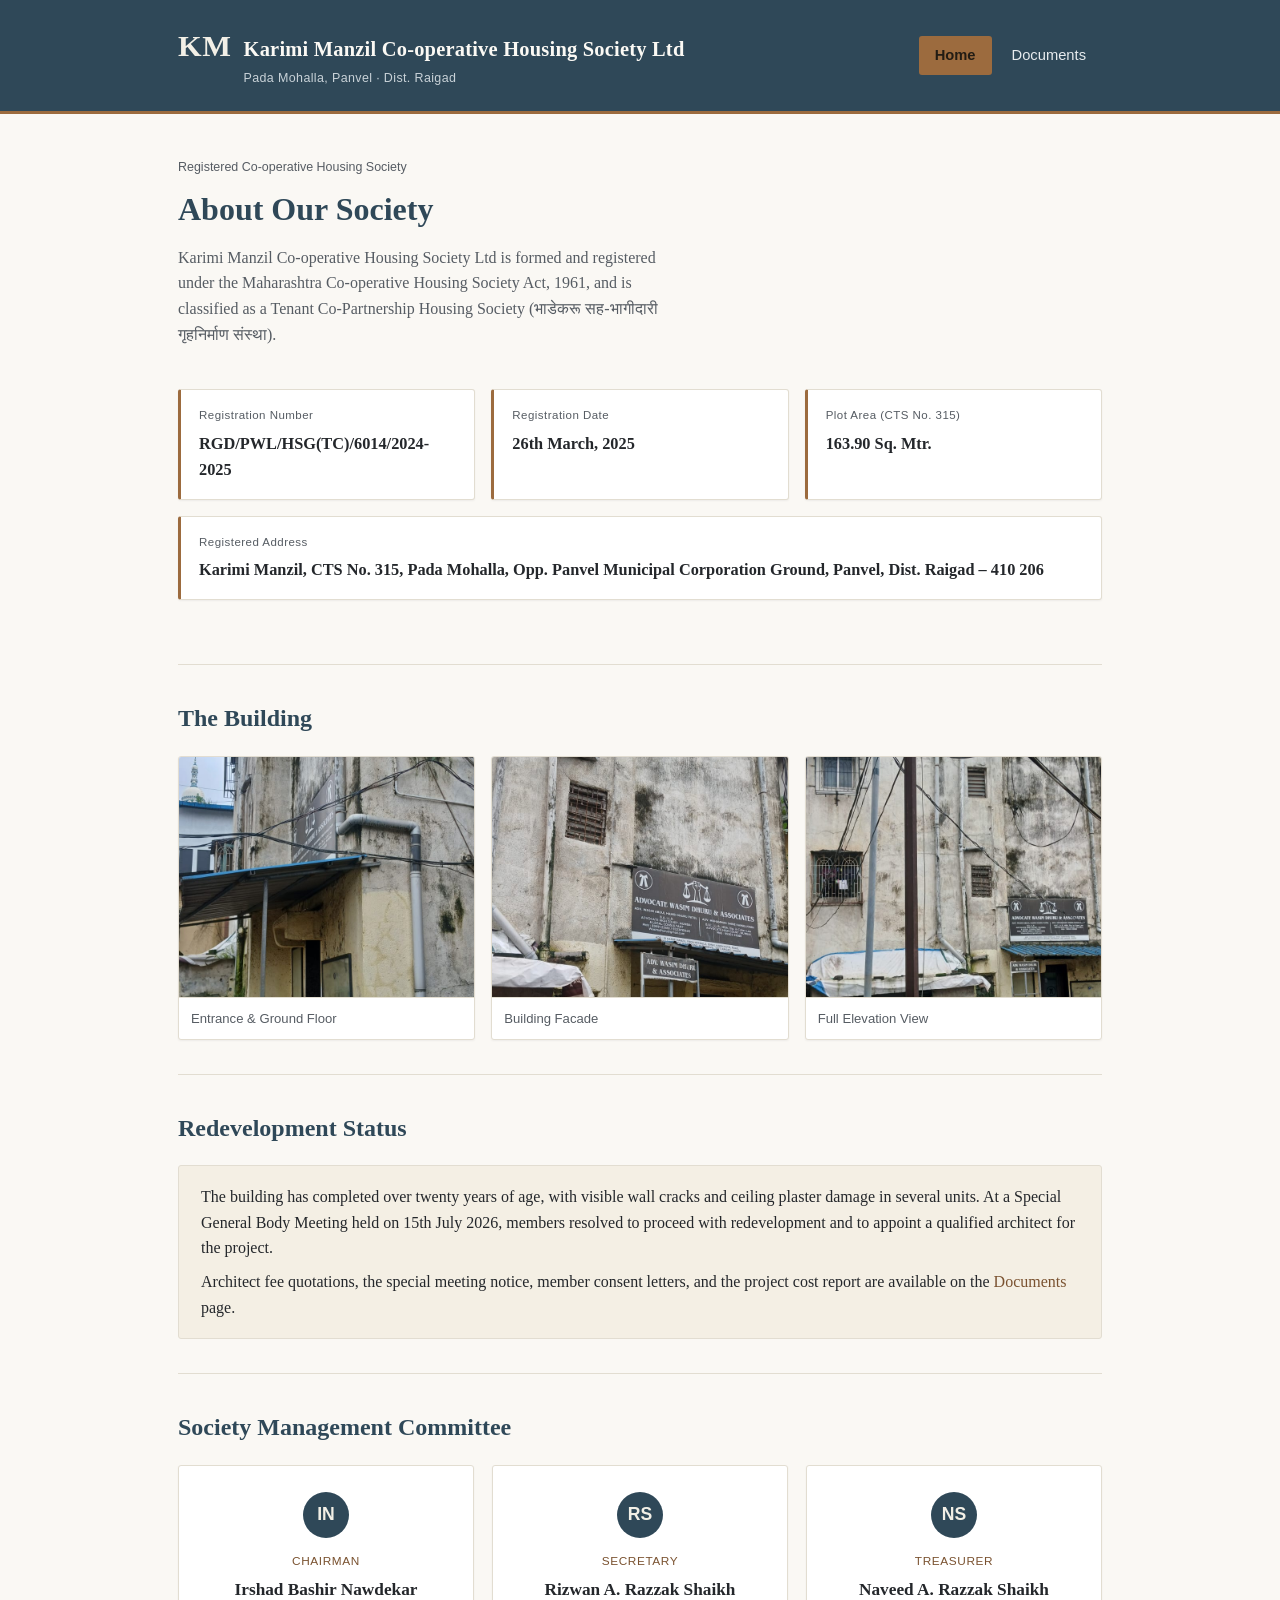
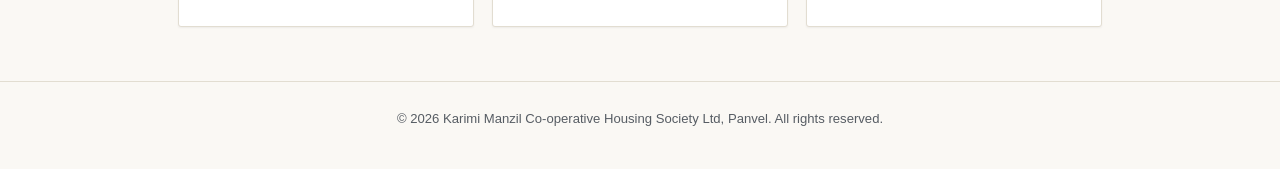
<file: index.html>
<!DOCTYPE html>
<html lang="en">
<head>
<meta charset="UTF-8">
<meta name="viewport" content="width=device-width, initial-scale=1">
<title>Karimi Manzil Co-operative Housing Society Ltd, Panvel</title>
<link rel="stylesheet" href="style.css">
</head>
<body>

<header class="site-header">
  <div class="wrap">
    <div class="brand">
      <span class="mark">KM</span>
      <div class="brand-text">
        <h1>Karimi Manzil Co-operative Housing Society Ltd</h1>
        <p>Pada Mohalla, Panvel · Dist. Raigad</p>
      </div>
    </div>
    <nav class="main-nav">
      <a href="index.html" class="active">Home</a>
      <a href="documents.html">Documents</a>
    </nav>
  </div>
</header>

<main>
  <div class="wrap">

    <div class="page-intro">
      <p class="eyebrow">Registered Co-operative Housing Society</p>
      <h2>About Our Society</h2>
      <p class="lede">Karimi Manzil Co-operative Housing Society Ltd is formed and registered under the Maharashtra Co-operative Housing Society Act, 1961, and is classified as a Tenant Co-Partnership Housing Society (भाडेकरू सह-भागीदारी गृहनिर्माण संस्था).</p>
    </div>

    <section>
      <div class="fact-grid">
        <div class="fact-card">
          <p class="fact-label">Registration Number</p>
          <p class="fact-value">RGD/PWL/HSG(TC)/6014/2024-2025</p>
        </div>
        <div class="fact-card">
          <p class="fact-label">Registration Date</p>
          <p class="fact-value">26th March, 2025</p>
        </div>
        <div class="fact-card">
          <p class="fact-label">Plot Area (CTS No. 315)</p>
          <p class="fact-value">163.90 Sq. Mtr.</p>
        </div>
        <div class="fact-card" style="grid-column: 1 / -1;">
          <p class="fact-label">Registered Address</p>
          <p class="fact-value">Karimi Manzil, CTS No. 315, Pada Mohalla, Opp. Panvel Municipal Corporation Ground, Panvel, Dist. Raigad – 410 206</p>
        </div>
      </div>
    </section>

    <section>
      <h3 class="section-title">The Building</h3>
      <div class="gallery">
        <figure>
          <img src="images/building-1.jpeg" alt="Karimi Manzil — front entrance and ground floor">
          <figcaption>Entrance &amp; Ground Floor</figcaption>
        </figure>
        <figure>
          <img src="images/building-2.jpeg" alt="Karimi Manzil — building facade">
          <figcaption>Building Facade</figcaption>
        </figure>
        <figure>
          <img src="images/building-3.jpeg" alt="Karimi Manzil — full elevation view">
          <figcaption>Full Elevation View</figcaption>
        </figure>
      </div>
    </section>

    <section>
      <h3 class="section-title">Redevelopment Status</h3>
      <div class="status-note">
        <p>The building has completed over twenty years of age, with visible wall cracks and ceiling plaster damage in several units. At a Special General Body Meeting held on 15th July 2026, members resolved to proceed with redevelopment and to appoint a qualified architect for the project.</p>
        <p>Architect fee quotations, the special meeting notice, member consent letters, and the project cost report are available on the <a href="documents.html">Documents</a> page.</p>
      </div>
    </section>

    <section>
      <h3 class="section-title">Society Management Committee</h3>
      <div class="committee-grid">
        <div class="committee-card">
          <div class="icon">IN</div>
          <p class="role">Chairman</p>
          <p class="person">Irshad Bashir Nawdekar</p>
        </div>
        <div class="committee-card">
          <div class="icon">RS</div>
          <p class="role">Secretary</p>
          <p class="person">Rizwan A. Razzak Shaikh</p>
        </div>
        <div class="committee-card">
          <div class="icon">NS</div>
          <p class="role">Treasurer</p>
          <p class="person">Naveed A. Razzak Shaikh</p>
        </div>
      </div>
    </section>

  </div>
</main>

<footer class="site-footer">
  <div class="wrap">
    <p>© 2026 Karimi Manzil Co-operative Housing Society Ltd, Panvel. All rights reserved.</p>
  </div>
</footer>

</body>
</html>
</file>
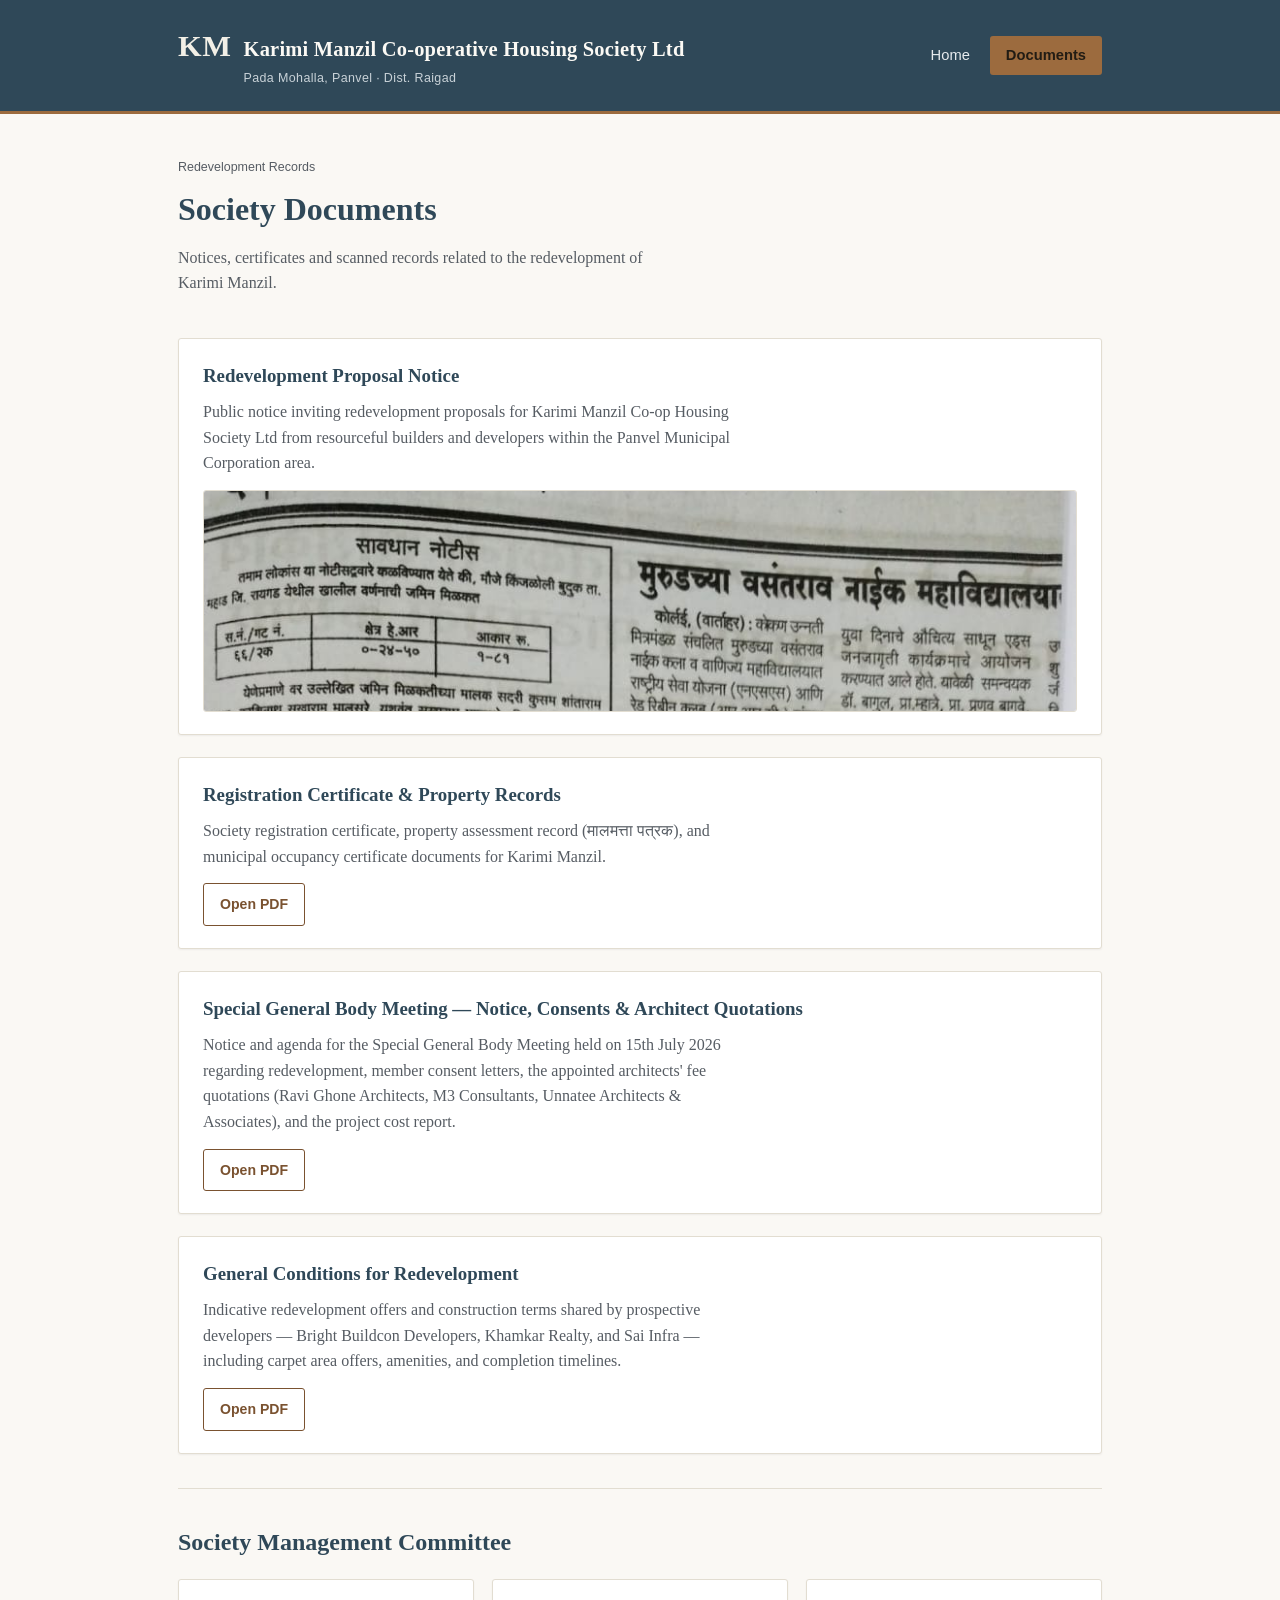
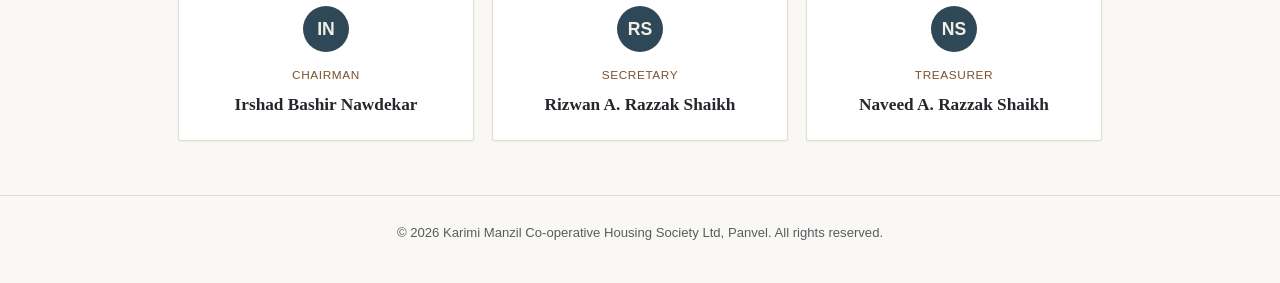
<file: documents.html>
<!DOCTYPE html>
<html lang="en">
<head>
<meta charset="UTF-8">
<meta name="viewport" content="width=device-width, initial-scale=1">
<title>Documents - Karimi Manzil CHS Ltd, Panvel</title>
<link rel="stylesheet" href="style.css">
</head>
<body>

<header class="site-header">
  <div class="wrap">
    <div class="brand">
      <span class="mark">KM</span>
      <div class="brand-text">
        <h1>Karimi Manzil Co-operative Housing Society Ltd</h1>
        <p>Pada Mohalla, Panvel · Dist. Raigad</p>
      </div>
    </div>
    <nav class="main-nav">
      <a href="index.html">Home</a>
      <a href="documents.html" class="active">Documents</a>
    </nav>
  </div>
</header>

<main>
  <div class="wrap">

    <div class="page-intro">
      <p class="eyebrow">Redevelopment Records</p>
      <h2>Society Documents</h2>
      <p class="lede">Notices, certificates and scanned records related to the redevelopment of Karimi Manzil.</p>
    </div>

    <section>
      <div class="doc-list">

        <div class="doc-card">
          <h4>Redevelopment Proposal Notice</h4>
          <p class="doc-desc">Public notice inviting redevelopment proposals for Karimi Manzil Co-op Housing Society Ltd from resourceful builders and developers within the Panvel Municipal Corporation area.</p>
          <div class="doc-images">
            <a href="documents/tender-notice.jpeg" target="_blank" rel="noopener">
              <img src="documents/tender-notice.jpeg" alt="Redevelopment proposal notice published in newspaper">
            </a>
          </div>
        </div>

        <div class="doc-card">
          <h4>Registration Certificate &amp; Property Records</h4>
          <p class="doc-desc">Society registration certificate, property assessment record (मालमत्ता पत्रक), and municipal occupancy certificate documents for Karimi Manzil.</p>
          <a class="doc-link" href="documents/registration-certificate-property-records.pdf" target="_blank" rel="noopener">Open PDF</a>
        </div>

        <div class="doc-card">
          <h4>Special General Body Meeting — Notice, Consents &amp; Architect Quotations</h4>
          <p class="doc-desc">Notice and agenda for the Special General Body Meeting held on 15th July 2026 regarding redevelopment, member consent letters, the appointed architects' fee quotations (Ravi Ghone Architects, M3 Consultants, Unnatee Architects &amp; Associates), and the project cost report.</p>
          <a class="doc-link" href="documents/general-body-meeting-notice-consents-quotations.pdf" target="_blank" rel="noopener">Open PDF</a>
        </div>

        <div class="doc-card">
          <h4>General Conditions for Redevelopment</h4>
          <p class="doc-desc">Indicative redevelopment offers and construction terms shared by prospective developers — Bright Buildcon Developers, Khamkar Realty, and Sai Infra — including carpet area offers, amenities, and completion timelines.</p>
          <a class="doc-link" href="documents/general-conditions-redevelopment.pdf" target="_blank" rel="noopener">Open PDF</a>
        </div>

      </div>
    </section>

    <section>
      <h3 class="section-title">Society Management Committee</h3>
      <div class="committee-grid">
        <div class="committee-card">
          <div class="icon">IN</div>
          <p class="role">Chairman</p>
          <p class="person">Irshad Bashir Nawdekar</p>
        </div>
        <div class="committee-card">
          <div class="icon">RS</div>
          <p class="role">Secretary</p>
          <p class="person">Rizwan A. Razzak Shaikh</p>
        </div>
        <div class="committee-card">
          <div class="icon">NS</div>
          <p class="role">Treasurer</p>
          <p class="person">Naveed A. Razzak Shaikh</p>
        </div>
      </div>
    </section>

  </div>
</main>

<footer class="site-footer">
  <div class="wrap">
    <p>© 2026 Karimi Manzil Co-operative Housing Society Ltd, Panvel. All rights reserved.</p>
  </div>
</footer>

</body>
</html>
</file>
<file: style.css>
/* Karimi Manzil Co-operative Housing Society Ltd — site styles */

:root {
  --ink: #24272b;
  --ink-soft: #565c63;
  --paper: #faf8f4;
  --panel: #ffffff;
  --line: #e2ddd1;
  --brass: #9c6b3e;
  --brass-deep: #7a5230;
  --slate: #2f4858;
  --ok-bg: #f4efe4;
  --shadow: 0 1px 2px rgba(36,39,43,0.06);
  --radius: 3px;
}

* { box-sizing: border-box; }

html { scroll-behavior: smooth; }

body {
  margin: 0;
  font-family: "Source Serif 4", "Georgia", serif;
  color: var(--ink);
  background: var(--paper);
  line-height: 1.6;
}

a { color: var(--brass-deep); text-decoration: none; }
a:hover { text-decoration: underline; }
a:focus-visible, button:focus-visible { outline: 2px solid var(--slate); outline-offset: 2px; }

img { max-width: 100%; display: block; }

.wrap {
  max-width: 980px;
  margin: 0 auto;
  padding: 0 28px;
}

/* ---------- Header ---------- */

.site-header {
  background: var(--slate);
  color: #f2efe6;
  border-bottom: 3px solid var(--brass);
}

.site-header .wrap {
  display: flex;
  align-items: center;
  justify-content: space-between;
  gap: 20px;
  padding-top: 22px;
  padding-bottom: 22px;
  flex-wrap: wrap;
}

.brand {
  display: flex;
  align-items: baseline;
  gap: 12px;
}

.brand .mark {
  font-family: "Georgia", serif;
  font-size: 1.9rem;
  letter-spacing: 0.02em;
  color: #f2efe6;
  font-weight: 700;
}

.brand-text h1 {
  margin: 0;
  font-size: 1.28rem;
  font-weight: 700;
  color: #fbf9f4;
  letter-spacing: 0.01em;
}

.brand-text p {
  margin: 3px 0 0;
  font-family: "Helvetica Neue", Arial, sans-serif;
  font-size: 0.78rem;
  color: #c9d2d8;
  letter-spacing: 0.03em;
}

nav.main-nav {
  display: flex;
  gap: 4px;
  font-family: "Helvetica Neue", Arial, sans-serif;
  font-size: 0.92rem;
}

nav.main-nav a {
  color: #e7ebee;
  padding: 8px 16px;
  border-radius: var(--radius);
  transition: background 0.15s ease;
}

nav.main-nav a:hover {
  background: rgba(255,255,255,0.1);
  text-decoration: none;
}

nav.main-nav a.active {
  background: var(--brass);
  color: #221c14;
  font-weight: 600;
}

/* ---------- Hero / page intro ---------- */

.page-intro {
  padding: 44px 0 8px;
}

.page-intro .eyebrow {
  font-family: "Helvetica Neue", Arial, sans-serif;
  font-size: 0.78rem;
  color: var(--ink-soft);
  margin: 0 0 6px;
}

.page-intro h2 {
  font-size: 2rem;
  margin: 0 0 10px;
  color: var(--slate);
}

.page-intro .lede {
  color: var(--ink-soft);
  max-width: 60ch;
  margin: 0;
}

/* ---------- Sections ---------- */

section {
  padding: 34px 0;
}

section + section {
  border-top: 1px solid var(--line);
}

h3.section-title {
  font-size: 1.5rem;
  margin: 0 0 18px;
  color: var(--slate);
}

/* ---------- About / registration facts ---------- */

.about-copy {
  max-width: 66ch;
  margin: 0 0 26px;
  color: var(--ink);
}

.fact-grid {
  display: grid;
  grid-template-columns: repeat(auto-fit, minmax(230px, 1fr));
  gap: 16px;
  margin-bottom: 30px;
}

.fact-card {
  background: var(--panel);
  border: 1px solid var(--line);
  border-left: 3px solid var(--brass);
  border-radius: var(--radius);
  padding: 16px 18px;
  box-shadow: var(--shadow);
}

.fact-card .fact-label {
  font-family: "Helvetica Neue", Arial, sans-serif;
  font-size: 0.72rem;
  color: var(--ink-soft);
  letter-spacing: 0.04em;
  margin: 0 0 6px;
}

.fact-card .fact-value {
  margin: 0;
  font-size: 1.02rem;
  font-weight: 600;
  color: var(--ink);
}

/* ---------- Building gallery ---------- */

.gallery {
  display: grid;
  grid-template-columns: repeat(3, 1fr);
  gap: 16px;
}

.gallery figure {
  margin: 0;
  background: var(--panel);
  border: 1px solid var(--line);
  border-radius: var(--radius);
  overflow: hidden;
  box-shadow: var(--shadow);
}

.gallery img {
  width: 100%;
  height: 240px;
  object-fit: cover;
}

.gallery figcaption {
  font-family: "Helvetica Neue", Arial, sans-serif;
  font-size: 0.82rem;
  color: var(--ink-soft);
  padding: 10px 12px;
  border-top: 1px solid var(--line);
}

/* ---------- Redevelopment status note ---------- */

.status-note {
  background: var(--ok-bg);
  border: 1px solid var(--line);
  border-radius: var(--radius);
  padding: 18px 22px;
}

.status-note p { margin: 0 0 8px; }
.status-note p:last-child { margin-bottom: 0; }

/* ---------- Committee ---------- */

.committee-grid {
  display: grid;
  grid-template-columns: repeat(auto-fit, minmax(200px, 1fr));
  gap: 18px;
}

.committee-card {
  text-align: center;
  background: var(--panel);
  border: 1px solid var(--line);
  border-radius: var(--radius);
  padding: 26px 16px 22px;
  box-shadow: var(--shadow);
}

.committee-card .icon {
  width: 46px;
  height: 46px;
  margin: 0 auto 14px;
  border-radius: 50%;
  background: var(--slate);
  color: #f2efe6;
  display: flex;
  align-items: center;
  justify-content: center;
  font-family: "Helvetica Neue", Arial, sans-serif;
  font-size: 1.1rem;
  font-weight: 700;
}

.committee-card .role {
  font-family: "Helvetica Neue", Arial, sans-serif;
  font-size: 0.74rem;
  letter-spacing: 0.05em;
  color: var(--brass-deep);
  margin: 0 0 6px;
  text-transform: uppercase;
}

.committee-card .person {
  margin: 0;
  font-size: 1.08rem;
  font-weight: 700;
}

/* ---------- Documents ---------- */

.doc-list {
  display: grid;
  gap: 22px;
}

.doc-card {
  background: var(--panel);
  border: 1px solid var(--line);
  border-radius: var(--radius);
  padding: 22px 24px;
  box-shadow: var(--shadow);
}

.doc-card h4 {
  margin: 0 0 8px;
  font-size: 1.18rem;
  color: var(--slate);
}

.doc-card p.doc-desc {
  margin: 0 0 14px;
  color: var(--ink-soft);
  max-width: 68ch;
}

.doc-card .doc-link {
  display: inline-block;
  font-family: "Helvetica Neue", Arial, sans-serif;
  font-size: 0.88rem;
  font-weight: 600;
  padding: 9px 16px;
  border: 1px solid var(--brass-deep);
  border-radius: var(--radius);
  color: var(--brass-deep);
}

.doc-card .doc-link:hover {
  background: var(--brass-deep);
  color: #fff;
  text-decoration: none;
}

.doc-images {
  display: grid;
  grid-template-columns: repeat(auto-fit, minmax(190px, 1fr));
  gap: 14px;
  margin-top: 6px;
}

.doc-images a {
  display: block;
  border: 1px solid var(--line);
  border-radius: var(--radius);
  overflow: hidden;
}

.doc-images img {
  width: 100%;
  height: 220px;
  object-fit: cover;
  object-position: top;
}

/* ---------- Footer ---------- */

footer.site-footer {
  border-top: 1px solid var(--line);
  margin-top: 20px;
  padding: 26px 0 40px;
}

footer.site-footer p {
  margin: 0;
  font-family: "Helvetica Neue", Arial, sans-serif;
  font-size: 0.82rem;
  color: var(--ink-soft);
  text-align: center;
}

/* ---------- Responsive ---------- */

@media (max-width: 720px) {
  .gallery { grid-template-columns: 1fr; }
  .brand .mark { font-size: 1.5rem; }
  .page-intro h2 { font-size: 1.6rem; }
}
</file>
